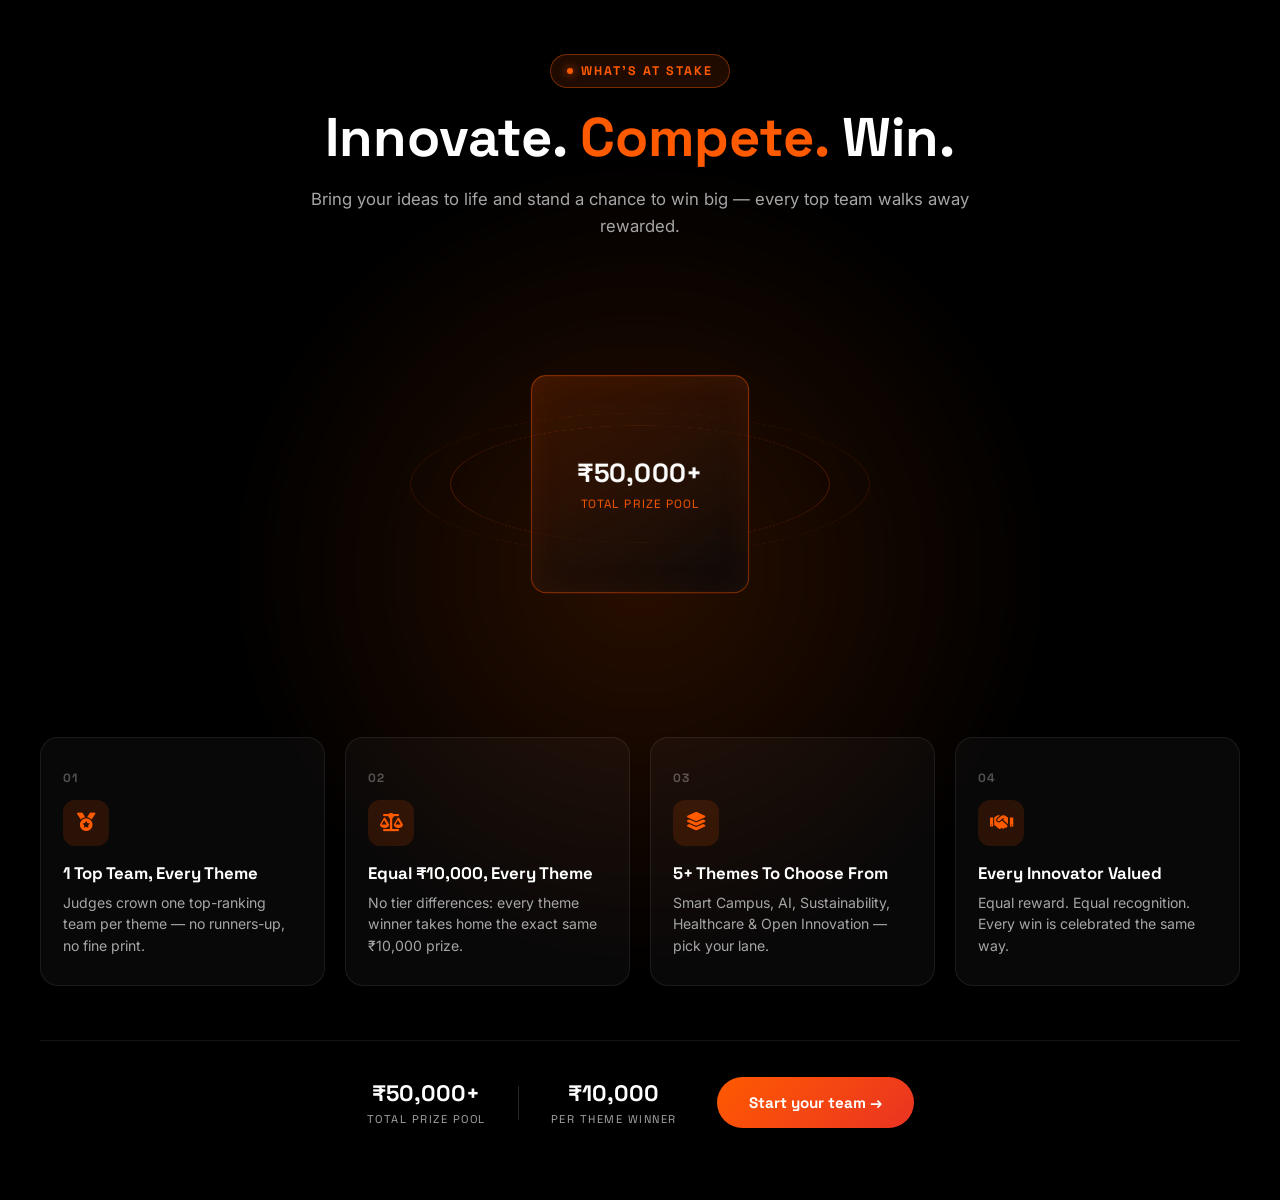
<file: whats-at-stake.html>
<!DOCTYPE html>
<html lang="en">
<head>
<meta charset="UTF-8">
<meta name="viewport" content="width=device-width, initial-scale=1.0">
<title>FUSIONX 1.0 — What's At Stake</title>
<link rel="preconnect" href="https://fonts.googleapis.com">
<link rel="preconnect" href="https://fonts.gstatic.com" crossorigin>
<link href="https://fonts.googleapis.com/css2?family=Space+Grotesk:wght@300;400;500;600;700;800;900&family=Inter:wght@400;500;600;700&display=swap" rel="stylesheet">
<link rel="stylesheet" href="https://cdnjs.cloudflare.com/ajax/libs/font-awesome/6.6.0/css/all.min.css">
<style>
  * { box-sizing: border-box; margin: 0; padding: 0; }
  body { background: #000; font-family: 'Inter', sans-serif; }
  .btn {
    display: inline-flex; align-items: center; justify-content: center; gap: 8px;
    font-family: 'Space Grotesk', sans-serif; font-weight: 700; font-size: 0.95rem;
    text-decoration: none; border-radius: 100px; padding: 16px 32px; cursor: pointer; border: none;
  }
  .btn-primary { background: linear-gradient(135deg, #FF5A00, #EA3323); color: #fff; }
/* ============================================================
   WHAT'S AT STAKE — 3D Prize Core (own design, real CSS 3D)
   ============================================================ */
.stake3d-section {
  position: relative;
  padding: 6vh 20px 8vh;
  overflow: hidden;
  background: #000;
}
.stake3d-glow {
  position: absolute; top: 10%; left: 50%; width: 900px; height: 900px;
  transform: translateX(-50%);
  background: radial-gradient(circle, rgba(255,90,0,0.16), transparent 65%);
  filter: blur(20px); pointer-events: none; z-index: 0;
}
.stake3d-head { position: relative; z-index: 2; text-align: center; max-width: 720px; margin: 0 auto 6vh; }
.stake3d-eyebrow {
  display: inline-flex; align-items: center; gap: 8px;
  font-family: 'Space Grotesk', sans-serif; font-size: 0.78rem; font-weight: 700;
  letter-spacing: 2px; text-transform: uppercase; color: #FF5A00;
  background: rgba(255,90,0,0.12); border: 1px solid rgba(255,90,0,0.4);
  border-radius: 100px; padding: 8px 16px; margin-bottom: 20px;
}
.stake3d-eyebrow .dot { width: 6px; height: 6px; border-radius: 50%; background: #FF5A00; box-shadow: 0 0 10px #FF5A00; }
.stake3d-heading {
  font-family: 'Space Grotesk', sans-serif; font-weight: 800;
  font-size: clamp(2rem, 5.5vw, 3.4rem); color: #fff; line-height: 1.1; margin-bottom: 18px;
}
.stake3d-heading .accent { color: #FF5A00; }
.stake3d-sub { font-family: 'Inter', sans-serif; color: #a6a6a6; font-size: 1.05rem; line-height: 1.6; }

/* ---- 3D rotating core ---- */
.stake3d-core-wrap {
  position: relative; z-index: 2;
  display: flex; align-items: center; justify-content: center;
  height: clamp(260px, 34vw, 380px);
  margin-bottom: 7vh;
}
.stake3d-ring {
  position: absolute; border: 1px solid rgba(255,90,0,0.25); border-radius: 50%;
  transform: rotateX(72deg);
  pointer-events: none;
}
.stake3d-ring-a { width: clamp(260px, 30vw, 380px); height: clamp(260px, 30vw, 380px); animation: stake3dRingSpin 18s linear infinite; }
.stake3d-ring-b { width: clamp(320px, 38vw, 460px); height: clamp(320px, 38vw, 460px); border-color: rgba(255,90,0,0.14); animation: stake3dRingSpin 26s linear infinite reverse; }
@keyframes stake3dRingSpin { from { transform: rotateX(72deg) rotateZ(0deg); } to { transform: rotateX(72deg) rotateZ(360deg); } }

.stake3d-core-scene { perspective: 1200px; width: clamp(150px, 16vw, 200px); height: clamp(150px, 16vw, 200px); }
.stake3d-core-tilt { width: 100%; height: 100%; transform-style: preserve-3d; transition: transform 0.35s cubic-bezier(0.22,1,0.36,1); }
.stake3d-core-spin {
  position: relative; width: 100%; height: 100%; transform-style: preserve-3d;
  animation: stake3dSpin 16s linear infinite;
}
@keyframes stake3dSpin {
  from { transform: rotateX(-16deg) rotateY(0deg); }
  to   { transform: rotateX(-16deg) rotateY(360deg); }
}
.stake3d-face {
  position: absolute; inset: 0;
  display: flex; flex-direction: column; align-items: center; justify-content: center;
  gap: 6px; text-align: center; padding: 10px;
  background: linear-gradient(155deg, rgba(255,90,0,0.16), rgba(10,10,10,0.92));
  border: 1px solid rgba(255,90,0,0.45);
  border-radius: 14px;
  box-shadow: inset 0 0 30px rgba(255,90,0,0.08);
  backface-visibility: hidden;
}
.stake3d-face .f-num { font-family: 'Space Grotesk', sans-serif; font-weight: 800; font-size: clamp(1.1rem, 2vw, 1.5rem); color: #fff; }
.stake3d-face .f-label { font-family: 'Space Grotesk', sans-serif; font-size: 0.68rem; letter-spacing: 1px; text-transform: uppercase; color: #FF5A00; }
.stake3d-face i { font-size: clamp(1.6rem, 3vw, 2.2rem); color: #FF5A00; }
.stake3d-face-front { transform: rotateY(0deg) translateZ(calc(clamp(150px, 16vw, 200px) / 2)); }
.stake3d-face-back   { transform: rotateY(180deg) translateZ(calc(clamp(150px, 16vw, 200px) / 2)); }
.stake3d-face-right  { transform: rotateY(90deg) translateZ(calc(clamp(150px, 16vw, 200px) / 2)); }
.stake3d-face-left   { transform: rotateY(-90deg) translateZ(calc(clamp(150px, 16vw, 200px) / 2)); }
.stake3d-face-top    { transform: rotateX(90deg) translateZ(calc(clamp(150px, 16vw, 200px) / 2)); }
.stake3d-face-bottom { transform: rotateX(-90deg) translateZ(calc(clamp(150px, 16vw, 200px) / 2)); }

/* ---- feature cards: 3D flip-reveal on scroll + hover tilt ---- */
.stake3d-cards {
  position: relative; z-index: 2;
  display: grid; grid-template-columns: repeat(4, 1fr); gap: 20px;
  max-width: 1200px; margin: 0 auto 6vh;
}
.stake3d-card-wrap { perspective: 1000px; }
.stake3d-card {
  position: relative; height: 100%;
  background: rgba(255,255,255,0.03);
  border: 1px solid rgba(255,255,255,0.08);
  border-radius: 18px; padding: 28px 22px;
  transform: rotateY(-85deg); opacity: 0;
  transform-origin: left center;
  transition: transform 0.75s cubic-bezier(0.16,1,0.3,1), opacity 0.6s ease, border-color 0.3s ease, background 0.3s ease;
  transform-style: preserve-3d;
}
.stake3d-card-wrap:nth-child(2) .stake3d-card { transition-delay: 0.08s; }
.stake3d-card-wrap:nth-child(3) .stake3d-card { transition-delay: 0.16s; }
.stake3d-card-wrap:nth-child(4) .stake3d-card { transition-delay: 0.24s; }
.stake3d-card.in-view { transform: rotateY(0deg); opacity: 1; }
.stake3d-card:hover { border-color: rgba(255,90,0,0.5); background: rgba(255,90,0,0.06); }
.stake3d-card .idx {
  font-family: 'Space Grotesk', sans-serif; font-size: 0.75rem; font-weight: 700;
  color: rgba(255,255,255,0.3); letter-spacing: 1px;
}
.stake3d-card .ic {
  width: 46px; height: 46px; border-radius: 12px; margin: 14px 0 16px;
  display: flex; align-items: center; justify-content: center;
  background: rgba(255,90,0,0.14); color: #FF5A00; font-size: 1.15rem;
}
.stake3d-card h4 { font-family: 'Space Grotesk', sans-serif; color: #fff; font-size: 1.05rem; margin-bottom: 8px; }
.stake3d-card p { font-family: 'Inter', sans-serif; color: #a6a6a6; font-size: 0.88rem; line-height: 1.55; }

/* ---- footer stat strip + CTA ---- */
.stake3d-footer {
  position: relative; z-index: 2;
  display: flex; flex-wrap: wrap; align-items: center; justify-content: center;
  gap: 32px; padding-top: 4vh; border-top: 1px solid rgba(255,255,255,0.08);
  max-width: 1200px; margin: 0 auto;
}
.stake3d-foot-stat { display: flex; flex-direction: column; align-items: center; gap: 4px; }
.stake3d-foot-stat b { font-family: 'Space Grotesk', sans-serif; color: #fff; font-size: 1.4rem; }
.stake3d-foot-stat span { font-family: 'Space Grotesk', sans-serif; color: #a6a6a6; font-size: 0.7rem; letter-spacing: 1.5px; text-transform: uppercase; }
.stake3d-foot-div { width: 1px; height: 34px; background: rgba(255,255,255,0.15); }
.stake3d-cta { margin-left: 8px; }

@media (max-width: 980px) {
  .stake3d-cards { grid-template-columns: repeat(2, 1fr); }
}
@media (max-width: 620px) {
  .stake3d-cards { grid-template-columns: 1fr; }
  .stake3d-footer { flex-direction: column; gap: 20px; }
  .stake3d-foot-div { display: none; }
  .stake3d-cta { margin-left: 0; }
}
@media (prefers-reduced-motion: reduce) {
  .stake3d-core-spin, .stake3d-ring-a, .stake3d-ring-b { animation: none !important; }
  .stake3d-core-spin { transform: rotateX(-16deg) rotateY(28deg); }
  .stake3d-card { transition: opacity 0.4s ease !important; transform: rotateY(0deg) !important; }
}

</style>
</head>
<body>
      <div class="stake3d-section" id="stake3dSection">
        <div class="stake3d-glow"></div>

        <div class="stake3d-head">
          <div class="stake3d-eyebrow"><span class="dot"></span> What's At Stake</div>
          <h2 class="stake3d-heading">Innovate. <span class="accent">Compete.</span> Win.</h2>
          <p class="stake3d-sub">Bring your ideas to life and stand a chance to win big — every top team walks away rewarded.</p>
        </div>

        <div class="stake3d-core-wrap">
          <div class="stake3d-ring stake3d-ring-a"></div>
          <div class="stake3d-ring stake3d-ring-b"></div>
          <div class="stake3d-core-scene" id="stake3dScene">
            <div class="stake3d-core-tilt" id="stake3dTilt">
              <div class="stake3d-core-spin">
                <div class="stake3d-face stake3d-face-front">
                  <span class="f-num">₹50,000+</span>
                  <span class="f-label">Total Prize Pool</span>
                </div>
                <div class="stake3d-face stake3d-face-back">
                  <span class="f-num">₹10,000</span>
                  <span class="f-label">Per Theme Winner</span>
                </div>
                <div class="stake3d-face stake3d-face-right">
                  <span class="f-num">5+</span>
                  <span class="f-label">Themes Covered</span>
                </div>
                <div class="stake3d-face stake3d-face-left">
                  <span class="f-num">1</span>
                  <span class="f-label">Top Team / Theme</span>
                </div>
                <div class="stake3d-face stake3d-face-top">
                  <i class="fa-solid fa-trophy"></i>
                </div>
                <div class="stake3d-face stake3d-face-bottom">
                  <span class="f-label">Equal Reward.<br>Equal Recognition.</span>
                </div>
              </div>
            </div>
          </div>
        </div>

        <div class="stake3d-cards">
          <div class="stake3d-card-wrap">
            <div class="stake3d-card">
              <span class="idx">01</span>
              <div class="ic"><i class="fa-solid fa-medal"></i></div>
              <h4>1 Top Team, Every Theme</h4>
              <p>Judges crown one top-ranking team per theme — no runners-up, no fine print.</p>
            </div>
          </div>
          <div class="stake3d-card-wrap">
            <div class="stake3d-card">
              <span class="idx">02</span>
              <div class="ic"><i class="fa-solid fa-scale-balanced"></i></div>
              <h4>Equal ₹10,000, Every Theme</h4>
              <p>No tier differences: every theme winner takes home the exact same ₹10,000 prize.</p>
            </div>
          </div>
          <div class="stake3d-card-wrap">
            <div class="stake3d-card">
              <span class="idx">03</span>
              <div class="ic"><i class="fa-solid fa-layer-group"></i></div>
              <h4>5+ Themes To Choose From</h4>
              <p>Smart Campus, AI, Sustainability, Healthcare &amp; Open Innovation — pick your lane.</p>
            </div>
          </div>
          <div class="stake3d-card-wrap">
            <div class="stake3d-card">
              <span class="idx">04</span>
              <div class="ic"><i class="fa-solid fa-handshake"></i></div>
              <h4>Every Innovator Valued</h4>
              <p>Equal reward. Equal recognition. Every win is celebrated the same way.</p>
            </div>
          </div>
        </div>

        <div class="stake3d-footer">
          <div class="stake3d-foot-stat"><b>₹50,000+</b><span>Total Prize Pool</span></div>
          <div class="stake3d-foot-div"></div>
          <div class="stake3d-foot-stat"><b>₹10,000</b><span>Per Theme Winner</span></div>
          <a href="https://forms.gle/c6d2iHY61EvM3fXK9" target="_blank" rel="noopener" data-register-link class="btn btn-primary stake3d-cta">Start your team →</a>
        </div>
      </div>

      <script>
      (function () {
        var section = document.getElementById('stake3dSection');
        if (!section) return;
        var reduced = window.matchMedia && window.matchMedia('(prefers-reduced-motion: reduce)').matches;

        // Scroll-reveal: cards 3D-flip into place the first time they enter view.
        var cards = section.querySelectorAll('.stake3d-card');
        if ('IntersectionObserver' in window) {
          var io = new IntersectionObserver(function (entries) {
            entries.forEach(function (entry) {
              if (entry.isIntersecting) {
                entry.target.classList.add('in-view');
                io.unobserve(entry.target);
              }
            });
          }, { threshold: 0.25 });
          cards.forEach(function (c) { io.observe(c); });
        } else {
          cards.forEach(function (c) { c.classList.add('in-view'); });
        }

        // Mouse-driven 3D tilt on the rotating prize core (desktop / hover-capable only).
        var scene = document.getElementById('stake3dScene');
        var tilt = document.getElementById('stake3dTilt');
        var hoverCapable = window.matchMedia && window.matchMedia('(hover: hover) and (pointer: fine)').matches;
        if (scene && tilt && hoverCapable && !reduced) {
          scene.addEventListener('mousemove', function (e) {
            var r = scene.getBoundingClientRect();
            var px = (e.clientX - r.left) / r.width - 0.5;
            var py = (e.clientY - r.top) / r.height - 0.5;
            tilt.style.transform = 'rotateY(' + (px * 34) + 'deg) rotateX(' + (-py * 28) + 'deg)';
          });
          scene.addEventListener('mouseleave', function () {
            tilt.style.transform = 'rotateY(0deg) rotateX(0deg)';
          });
        }
      })();
      </script>
</body>
</html>
</file>
